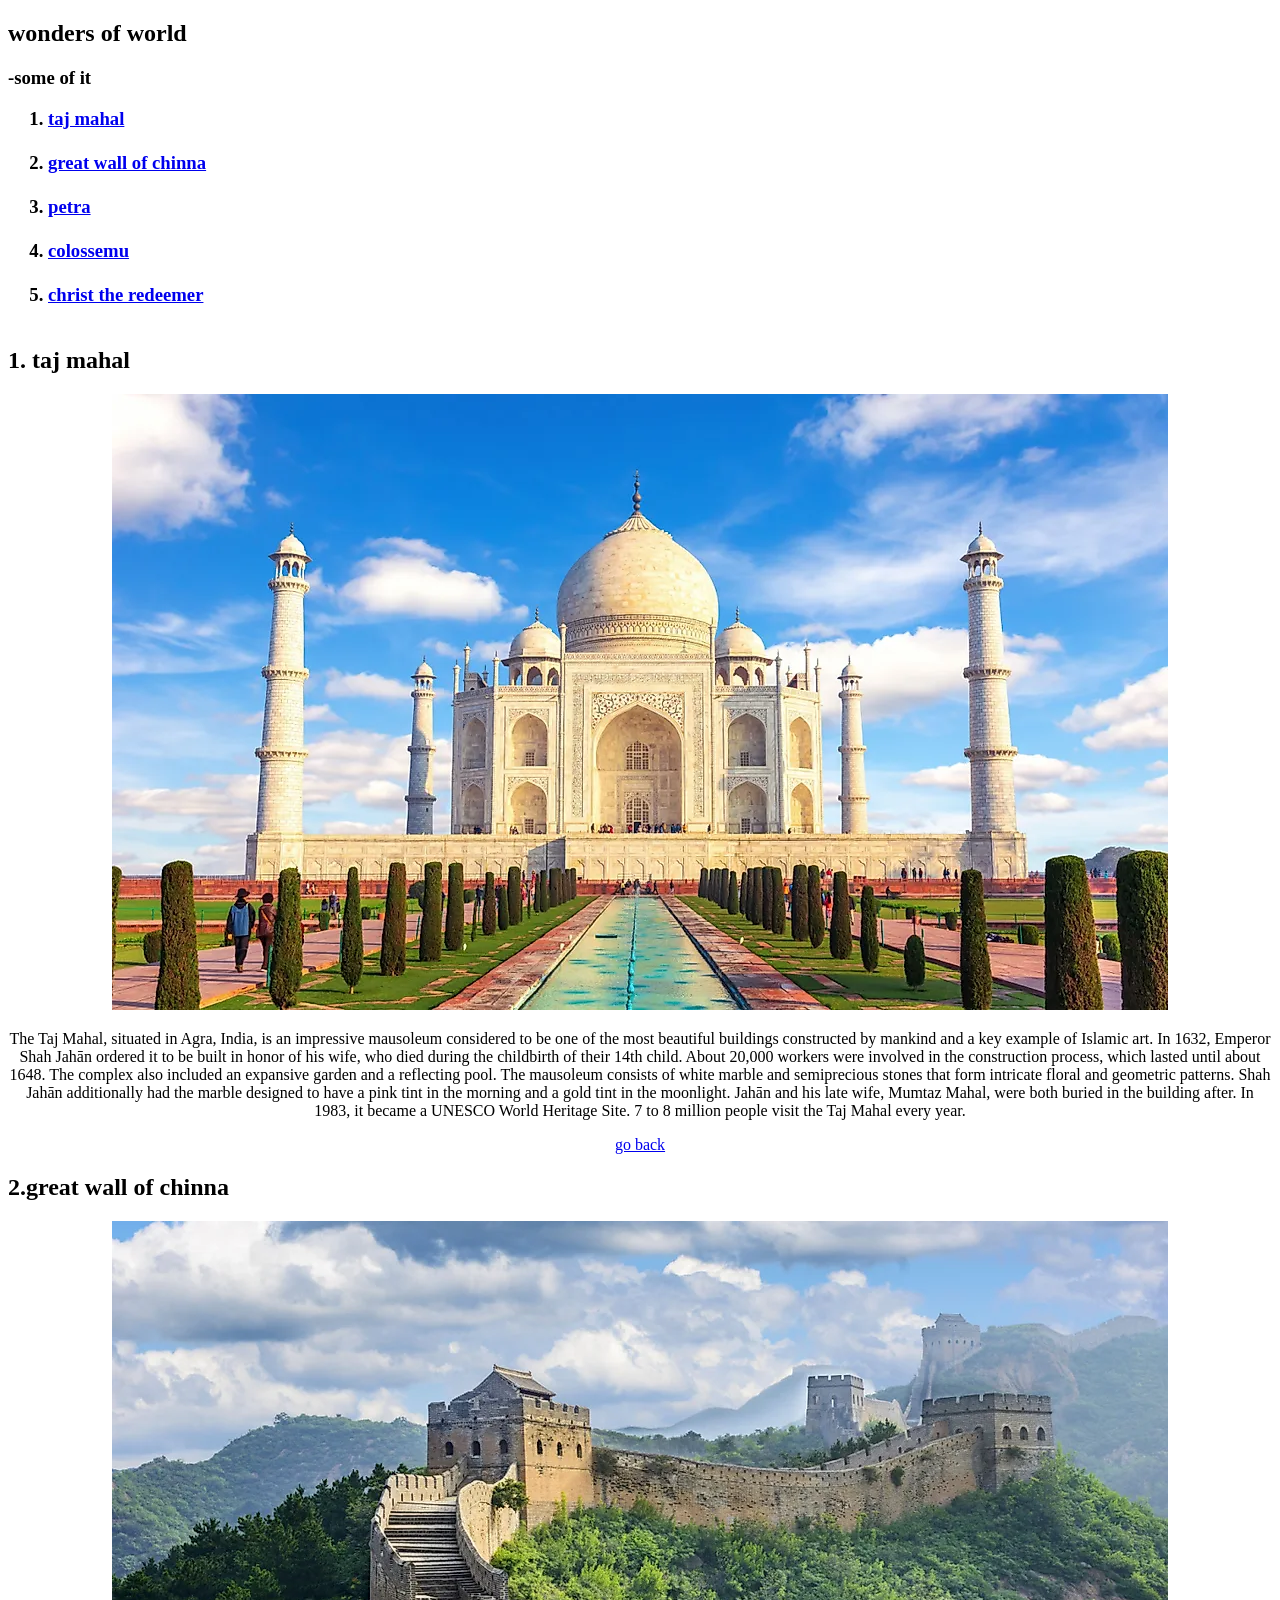
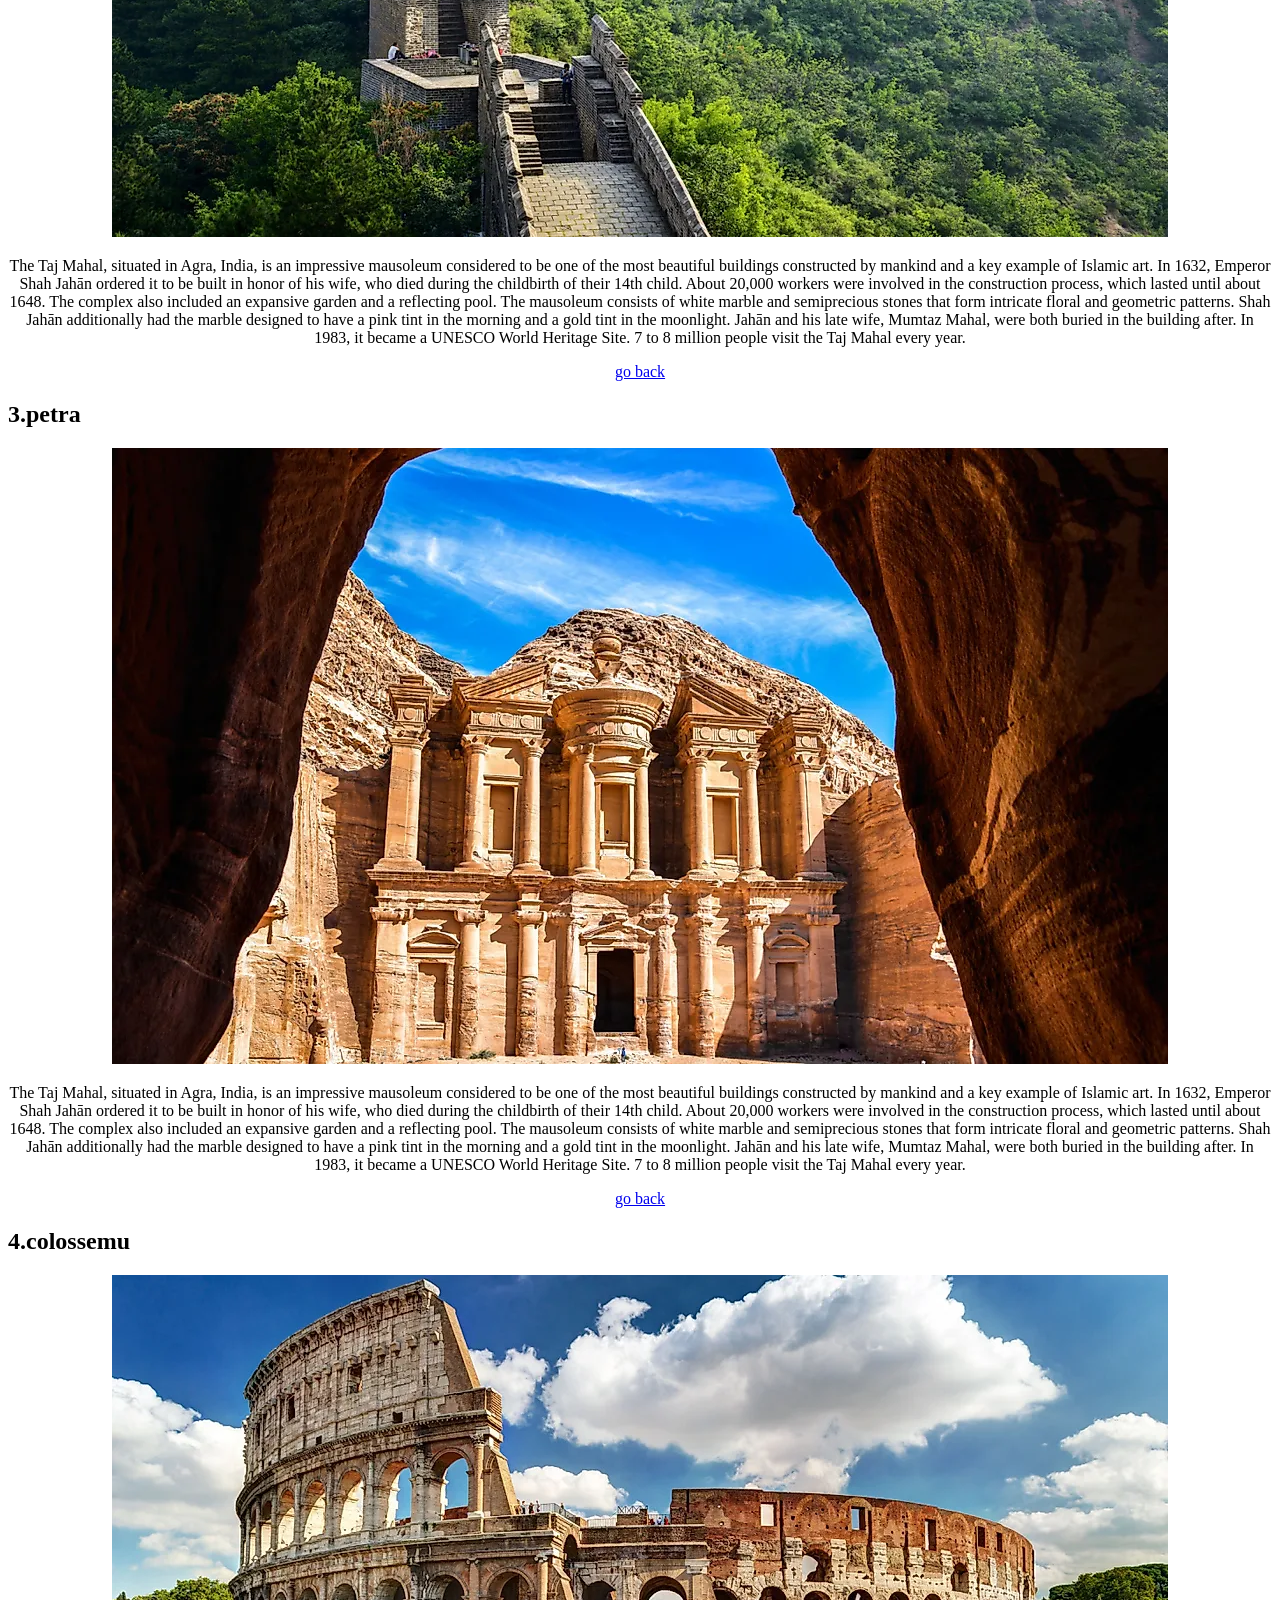
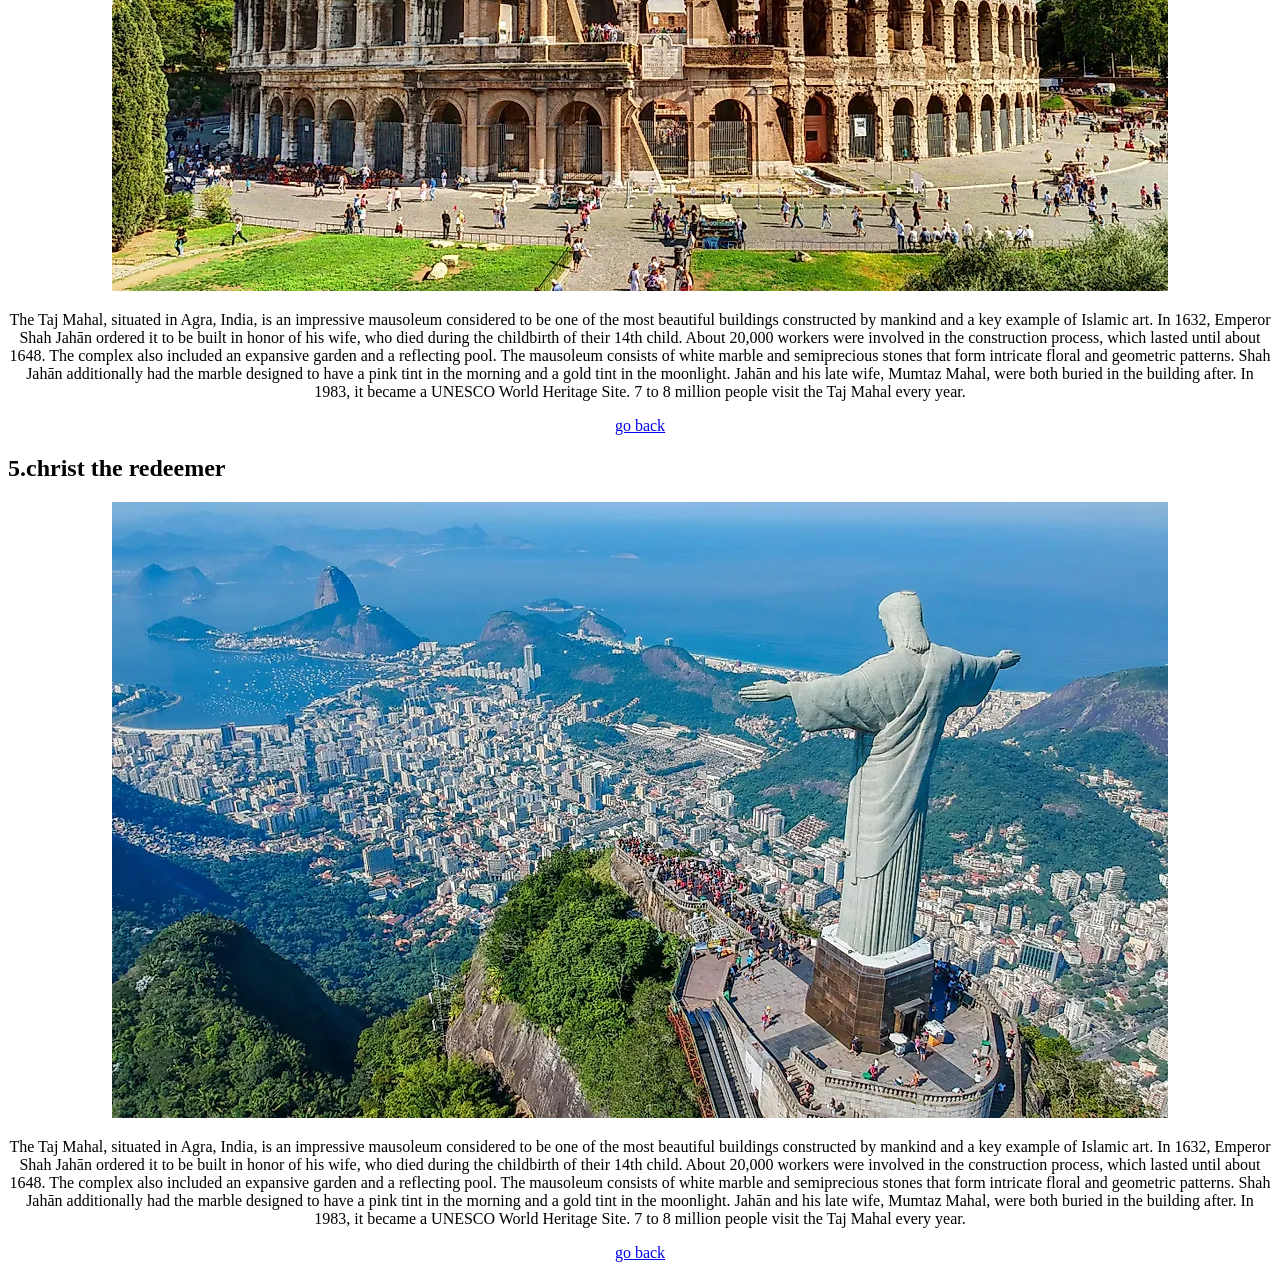
<file: index.html>
<!DOCTYPE html>
<html lang="en">
<head>
    <meta charset="UTF-8">
    <meta name="viewport" content="width=device-width, initial-scale=1.0">
    <title>Document</title>
</head>
<body>
    <section id="hp">
    <h1>wonders of world</h1>
    <h3>-some of it<h3>
    <ol>
        <li><a href="#taj">taj mahal</a></li> 
        <br>
        <li><a href="#great">great wall of chinna</a></li>
        <br>
        <li><a href="#petra">petra</a></li>
        <br>
        <li><a href="#colossemu">colossemu</a></li>
        <br>
        <li><a href="#christ">christ the redeemer</a></li>
        <br>
    </ol>
</section>

    <section id="taj">
        
            <h1>1. taj mahal</h1>
            <center>
            <img src="image.png" alt="taj mahal">
            <p>The Taj Mahal, situated in Agra, India, is an impressive mausoleum considered to be one of the most beautiful buildings constructed by mankind and a key example of Islamic art. In 1632, Emperor Shah Jahān ordered it to be built in honor of his wife, who died during the childbirth of their 14th child. About 20,000 workers were involved in the construction process, which lasted until about 1648. The complex also included an expansive garden and a reflecting pool. The mausoleum consists of white marble and semiprecious stones that form intricate floral and geometric patterns. Shah Jahān additionally had the marble designed to have a pink tint in the morning and a gold tint in the moonlight. Jahān and his late wife, Mumtaz Mahal, were both buried in the building after. In 1983, it became a UNESCO World Heritage Site. 7 to 8 million people visit the Taj Mahal every year.</p>
            <a href="#hp">go back</a>
            </center>
    
    </section>
    <section id="great">
        
            <h1>2.great wall of chinna</h1>
            <center>
            <img src="image copy.png" alt="taj mahal">
            <p>The Taj Mahal, situated in Agra, India, is an impressive mausoleum considered to be one of the most beautiful buildings constructed by mankind and a key example of Islamic art. In 1632, Emperor Shah Jahān ordered it to be built in honor of his wife, who died during the childbirth of their 14th child. About 20,000 workers were involved in the construction process, which lasted until about 1648. The complex also included an expansive garden and a reflecting pool. The mausoleum consists of white marble and semiprecious stones that form intricate floral and geometric patterns. Shah Jahān additionally had the marble designed to have a pink tint in the morning and a gold tint in the moonlight. Jahān and his late wife, Mumtaz Mahal, were both buried in the building after. In 1983, it became a UNESCO World Heritage Site. 7 to 8 million people visit the Taj Mahal every year.</p>
            <a href="#hp">go back</a>
            </center>
    
    </section>
    <section id="petra">
        
            <h1>3.petra</h1>
            <center>
            <img src="image copy 2.png" alt="taj mahal">
            <p>The Taj Mahal, situated in Agra, India, is an impressive mausoleum considered to be one of the most beautiful buildings constructed by mankind and a key example of Islamic art. In 1632, Emperor Shah Jahān ordered it to be built in honor of his wife, who died during the childbirth of their 14th child. About 20,000 workers were involved in the construction process, which lasted until about 1648. The complex also included an expansive garden and a reflecting pool. The mausoleum consists of white marble and semiprecious stones that form intricate floral and geometric patterns. Shah Jahān additionally had the marble designed to have a pink tint in the morning and a gold tint in the moonlight. Jahān and his late wife, Mumtaz Mahal, were both buried in the building after. In 1983, it became a UNESCO World Heritage Site. 7 to 8 million people visit the Taj Mahal every year.</p>
            <a href="#hp">go back</a>
            </center>
        
    </section>
    <section id="colossemu">
        
        <h1>4.colossemu</h1>
        <center>
        <img src="image copy 3.png" alt="taj mahal">
        <p>The Taj Mahal, situated in Agra, India, is an impressive mausoleum considered to be one of the most beautiful buildings constructed by mankind and a key example of Islamic art. In 1632, Emperor Shah Jahān ordered it to be built in honor of his wife, who died during the childbirth of their 14th child. About 20,000 workers were involved in the construction process, which lasted until about 1648. The complex also included an expansive garden and a reflecting pool. The mausoleum consists of white marble and semiprecious stones that form intricate floral and geometric patterns. Shah Jahān additionally had the marble designed to have a pink tint in the morning and a gold tint in the moonlight. Jahān and his late wife, Mumtaz Mahal, were both buried in the building after. In 1983, it became a UNESCO World Heritage Site. 7 to 8 million people visit the Taj Mahal every year.</p>
        <a href="#hp">go back</a>
        </center>
    
</section>
<section id="christ">
        
    <h1>5.christ the redeemer</h1>
    <center>
    <img src="image copy 4.png" alt="taj mahal">
    <p>The Taj Mahal, situated in Agra, India, is an impressive mausoleum considered to be one of the most beautiful buildings constructed by mankind and a key example of Islamic art. In 1632, Emperor Shah Jahān ordered it to be built in honor of his wife, who died during the childbirth of their 14th child. About 20,000 workers were involved in the construction process, which lasted until about 1648. The complex also included an expansive garden and a reflecting pool. The mausoleum consists of white marble and semiprecious stones that form intricate floral and geometric patterns. Shah Jahān additionally had the marble designed to have a pink tint in the morning and a gold tint in the moonlight. Jahān and his late wife, Mumtaz Mahal, were both buried in the building after. In 1983, it became a UNESCO World Heritage Site. 7 to 8 million people visit the Taj Mahal every year.</p>
    <a href="#hp">go back</a>
    </center>

</section>



</body>
</html>
</file>
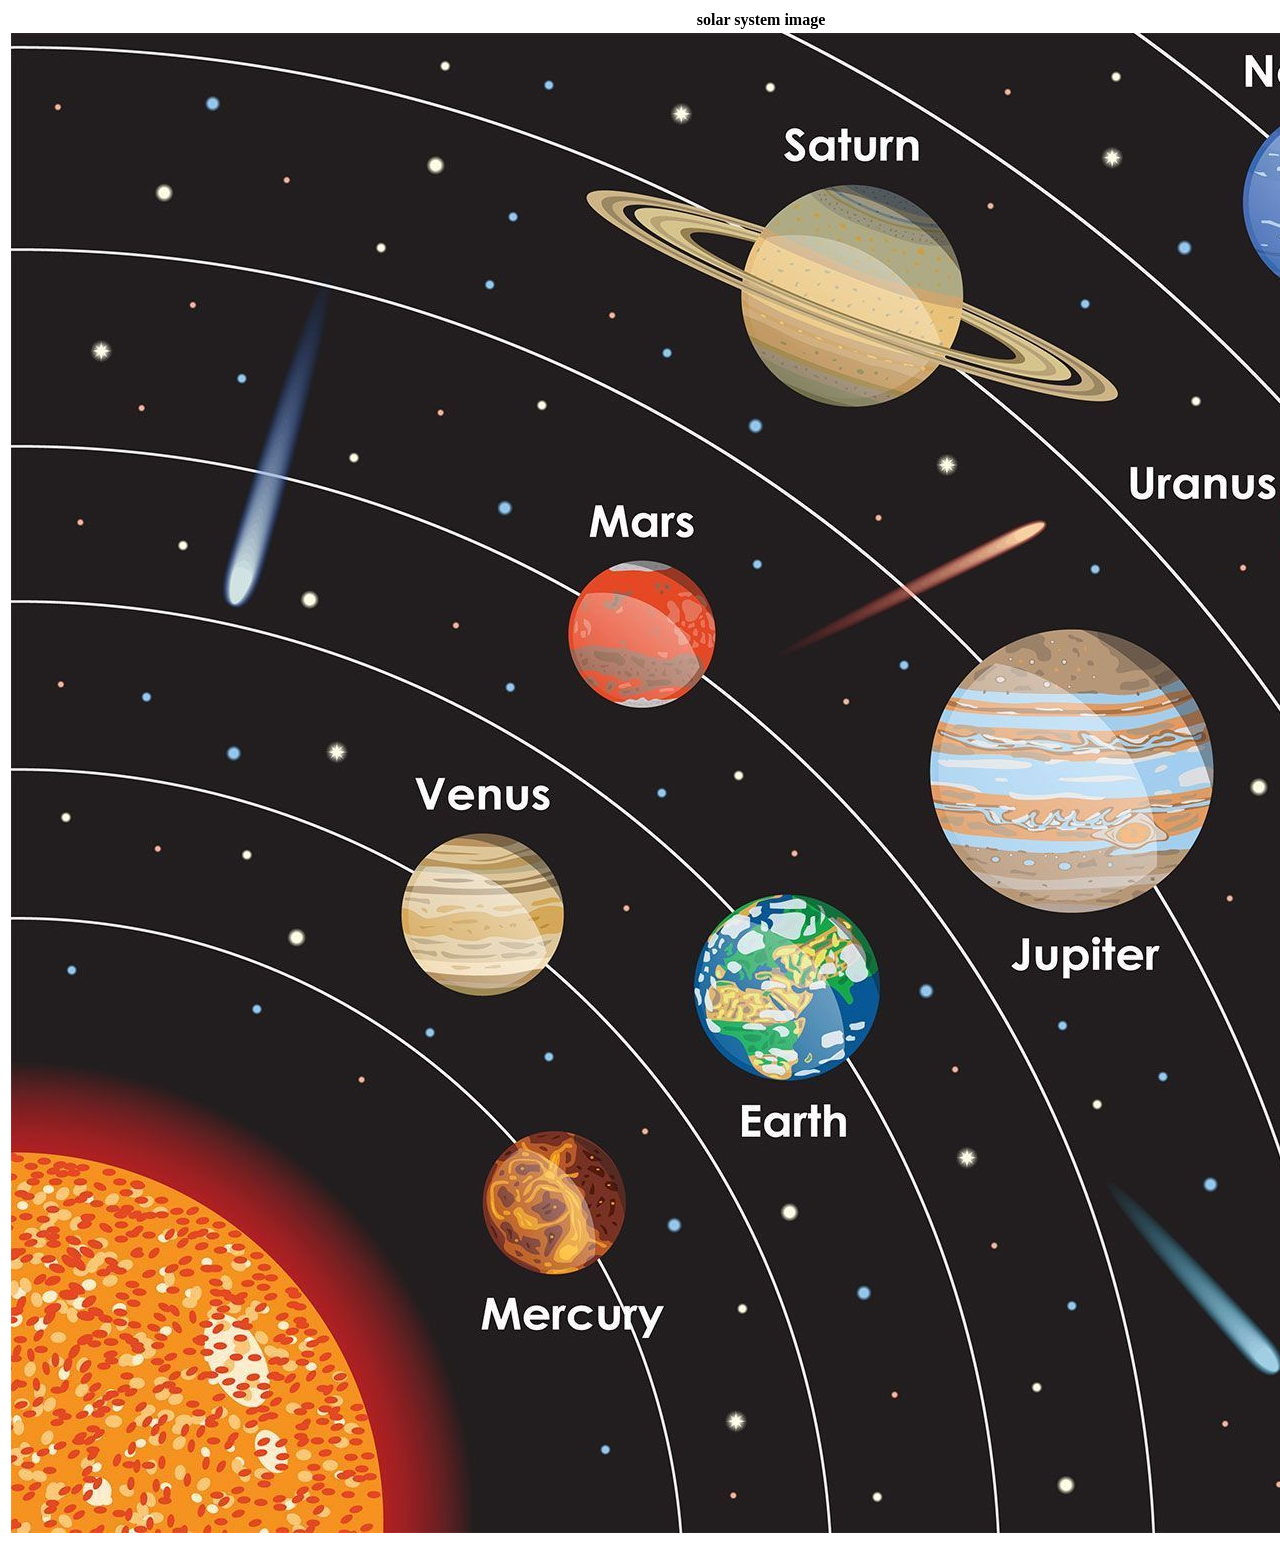
<file: 3rd task.html>
<!DOCTYPE html>
<html lang="en">
<head>
    <meta charset="UTF-8">
    <meta name="viewport" content="width=device-width, initial-scale=1.0">
    <title>Document</title>
   
</head>
<body>
    <center>
    <table border="0" width="100%">
        <tr>
          <th>solar system image </th>
          <th>about planets</th>
          
        </tr>
        <tr>
          <td> <section id="hp">
            <img src="image copy 5.png" usemap="#image-map">
            
            <map name="image-map">
                <area target="" alt="mercury" title="mercury" href="#mercury" coords="544,1153,94" shape="circle">
                <area target="" alt="earth" title="earth" href="planets.html" coords="777,959,105" shape="circle">
                <area target="" alt="venus" title="venus" href="#venus" coords="470,877,94" shape="circle">
                <area target="" alt="mars" title="mars" href="#mars" coords="633,580,108" shape="circle">
                <area target="" alt="jupiter" title="jupiter" href="#jupiter" coords="1060,735,145" shape="circle">
                <area target="" alt="saturn" title="saturn" href="#saturn" coords="858,218,293" shape="circle">
                <area target="" alt="uranus" title="uranus" href="#uranus" coords="1360,497,120" shape="circle">
                <area target="" alt="neptune" title="neptune" href="#neptune" coords="1331,154,131" shape="circle">
            </map>
            
            </section>
        </td>
        <td>
            <table border="6" width="100%">
            <thead>
                <tr>
                    <th>s.no</th>
                    <th>planets</th>
                    <th>size</th>
                </tr>
            </thead>
            <tbody>
                <td>1.</td>
                <td>earth</td>
                <td>123451</td>
            </tbody>
            <tbody>
                <td>2.</td>
                <td>mars</td>
                <td>123466</td>

            </tbody>
            <tbody>
                <td>3.</td>
                <td>jupiter</td>
                <td>123466</td>
            </tbody>
            <tbody>
                <td>4.</td>
                <td>venus</td>
                <td>12360</td>
            </tbody>
            <tbody>
                <td>5.</td>
                <td>uranus</td>
                <td>123460</td>
            </tbody>
            <tbody>
                <td>6.</td>
                <td>neptune</td>
                <td>123479</td>
            </tbody>
            <tbody>
                <td>7.</td>
                <td>mercury</td>
                <td>123470</td>
            </tbody>
            <tbody>
                <td>8.</td>
                <td>saturn</td>
                <td>12349</td>
            </tbody>
        
            </table>
        </td>
    
        </tr>
       
      </table>
    </center>
      
</body>
</html>
</file>
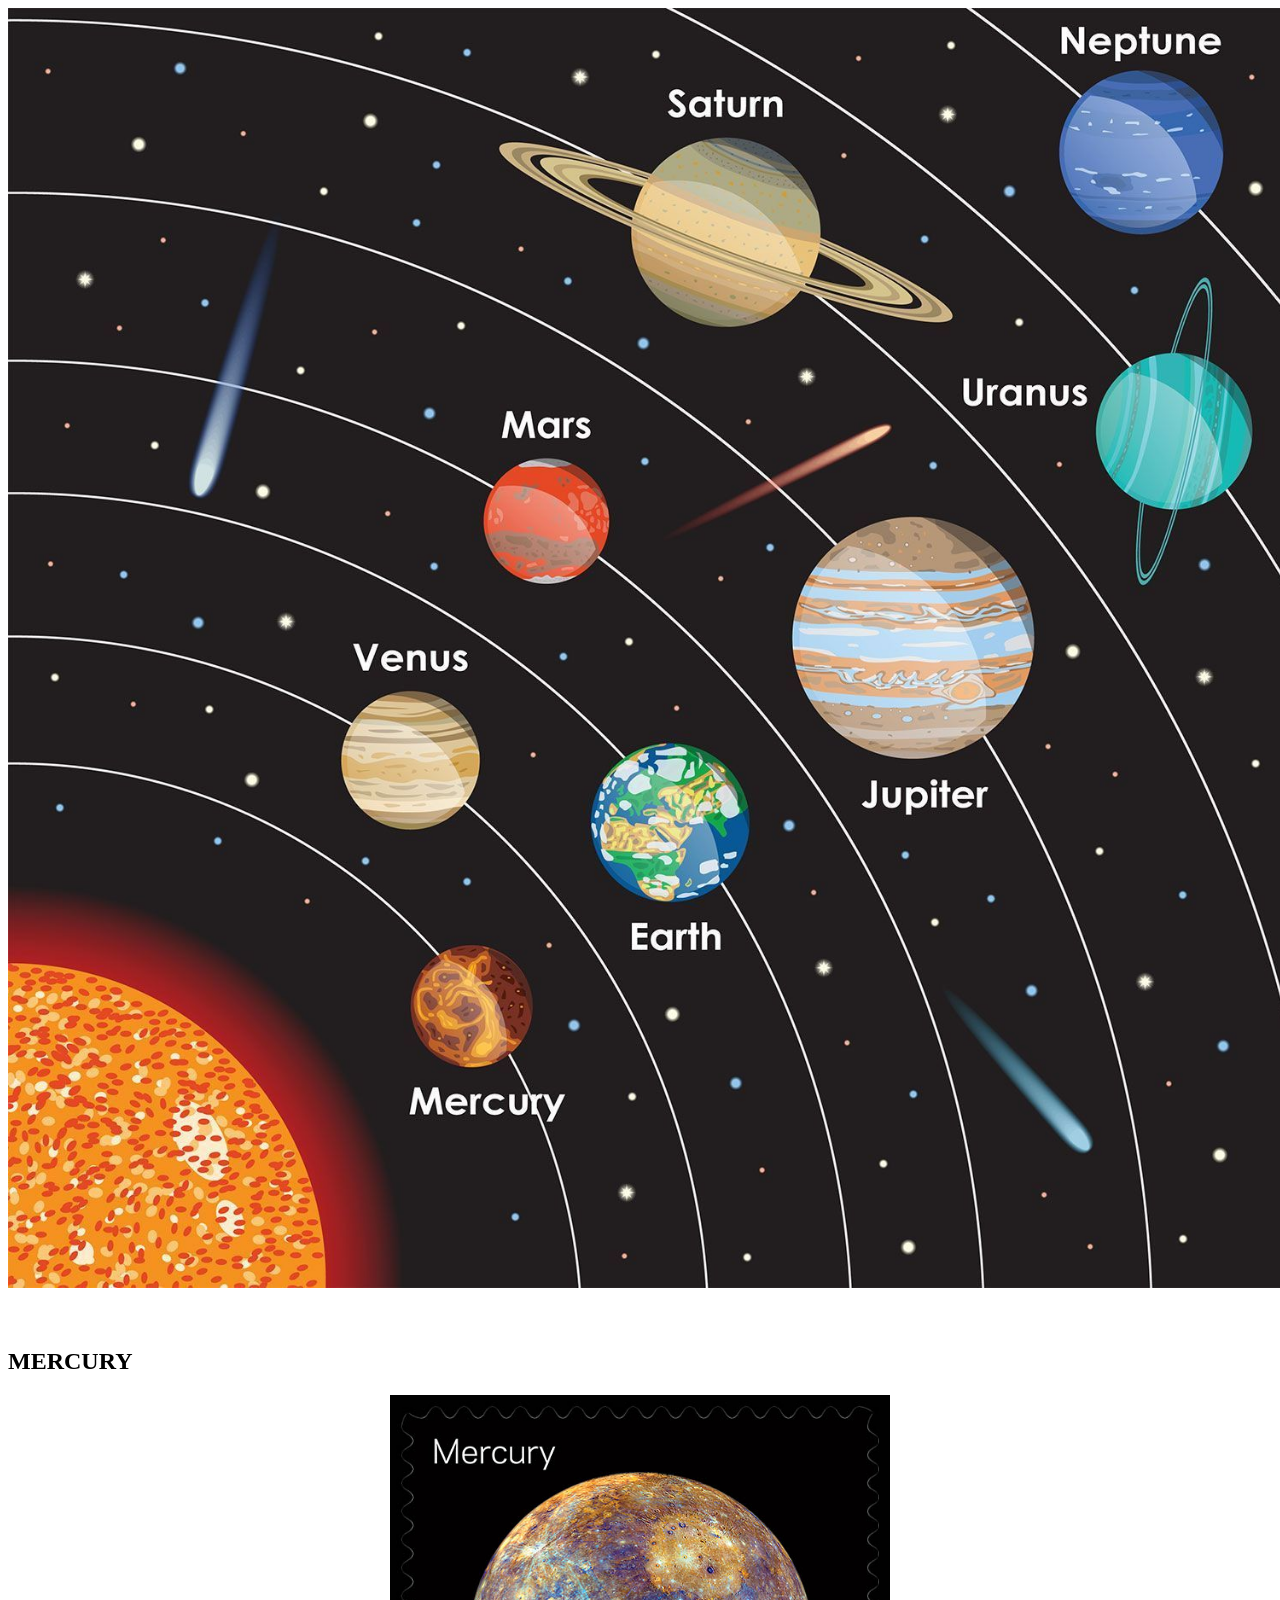
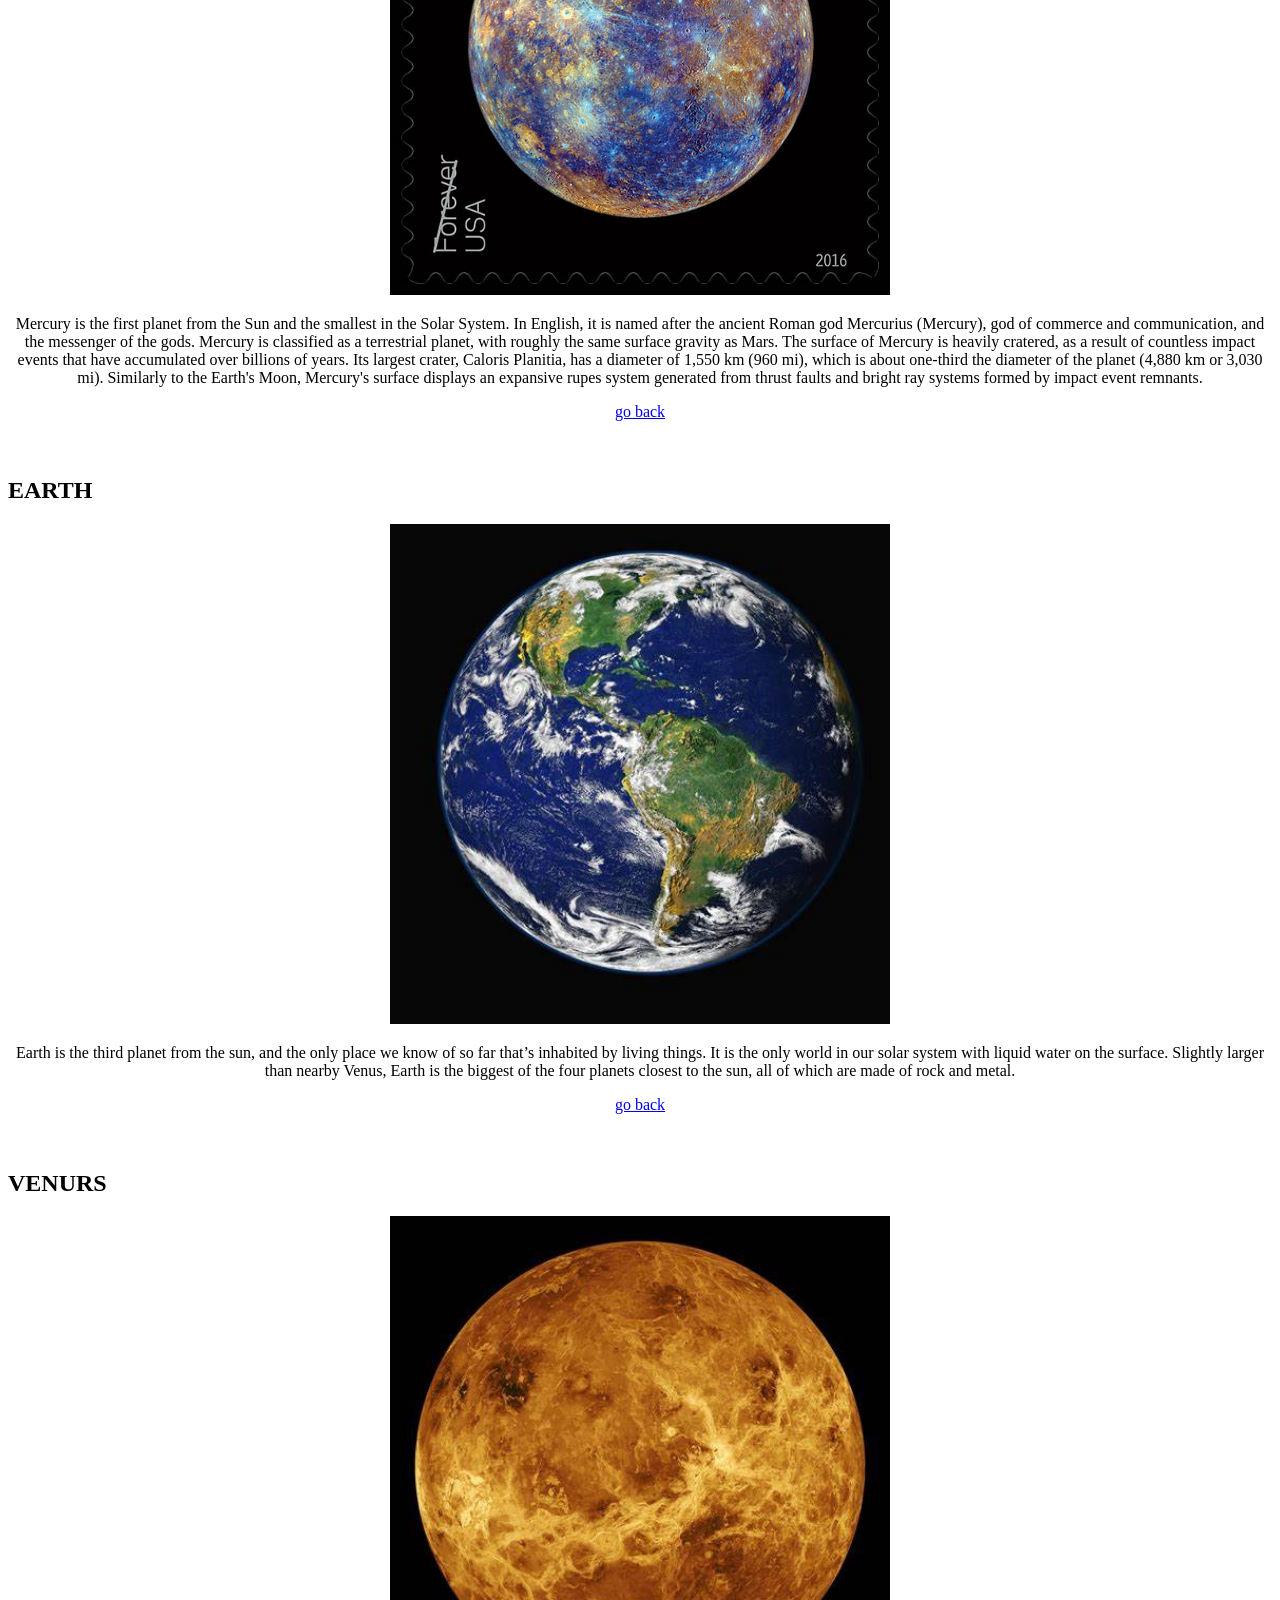
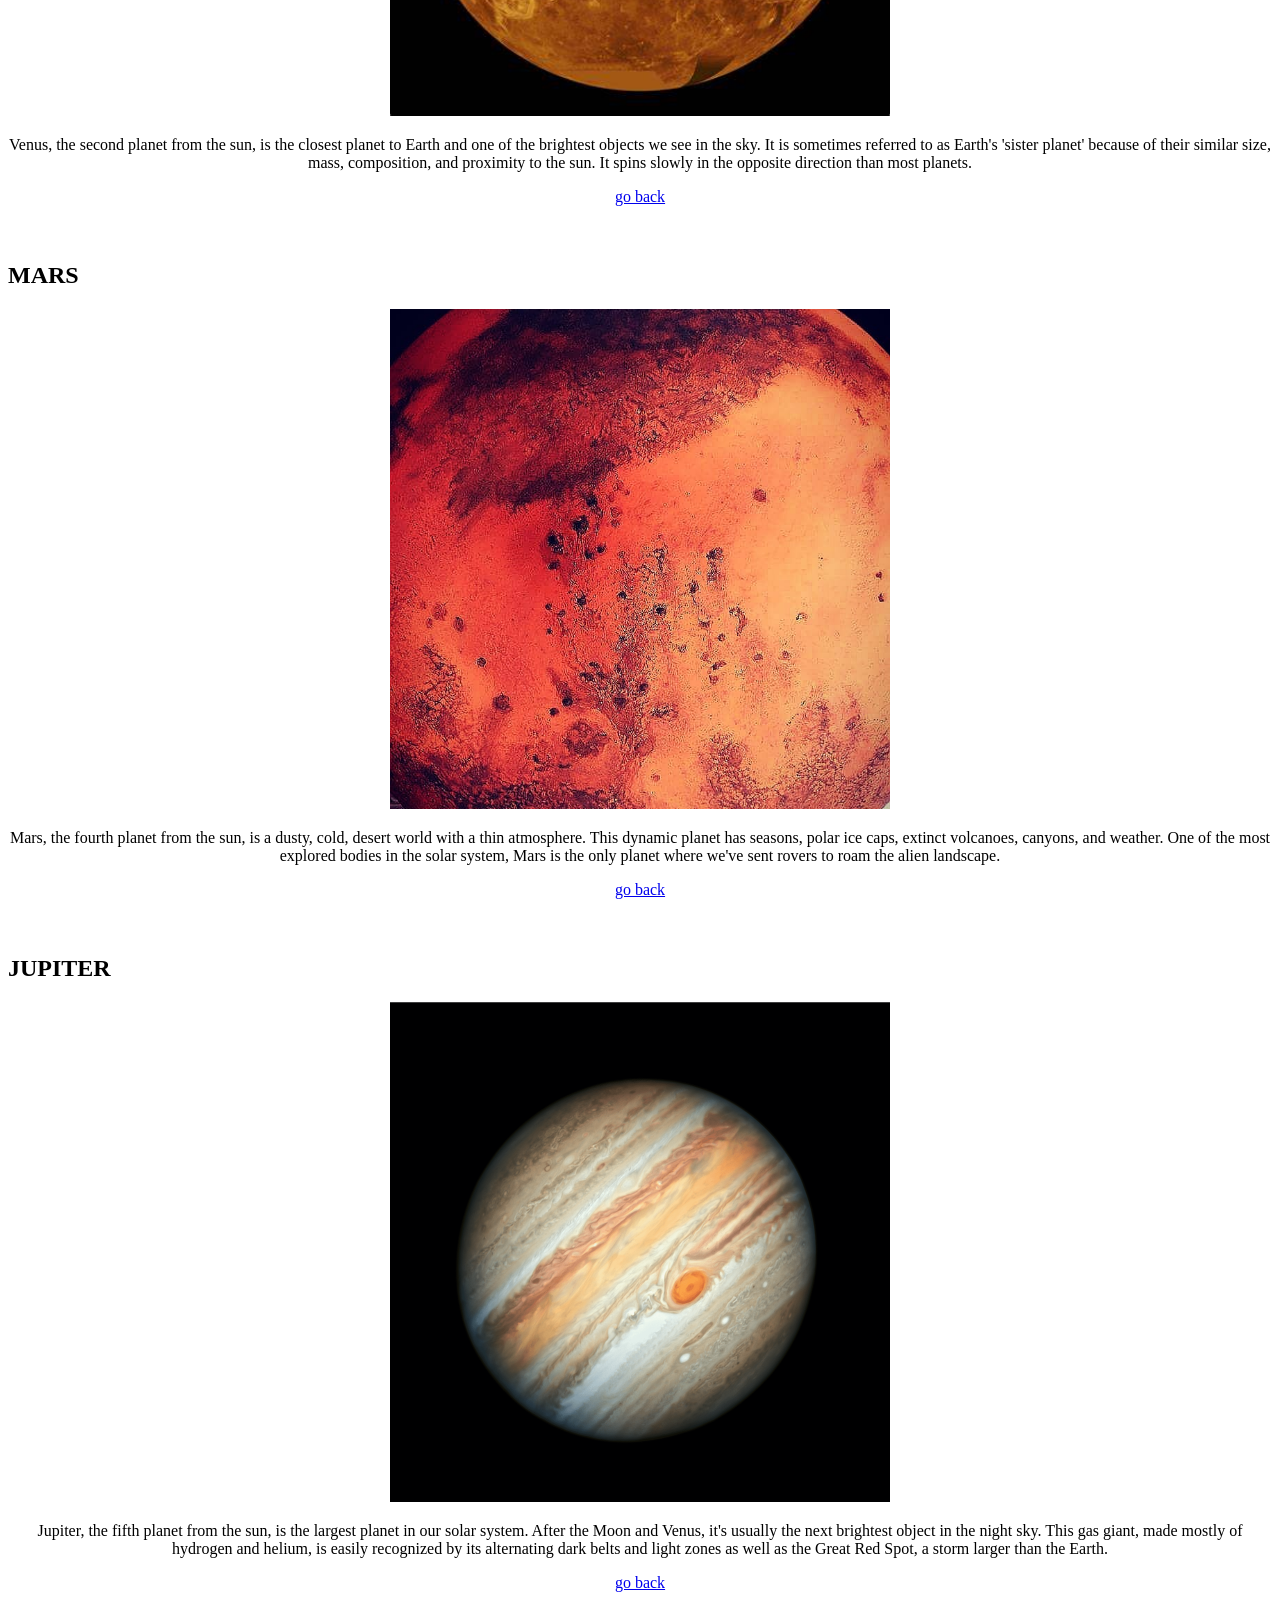
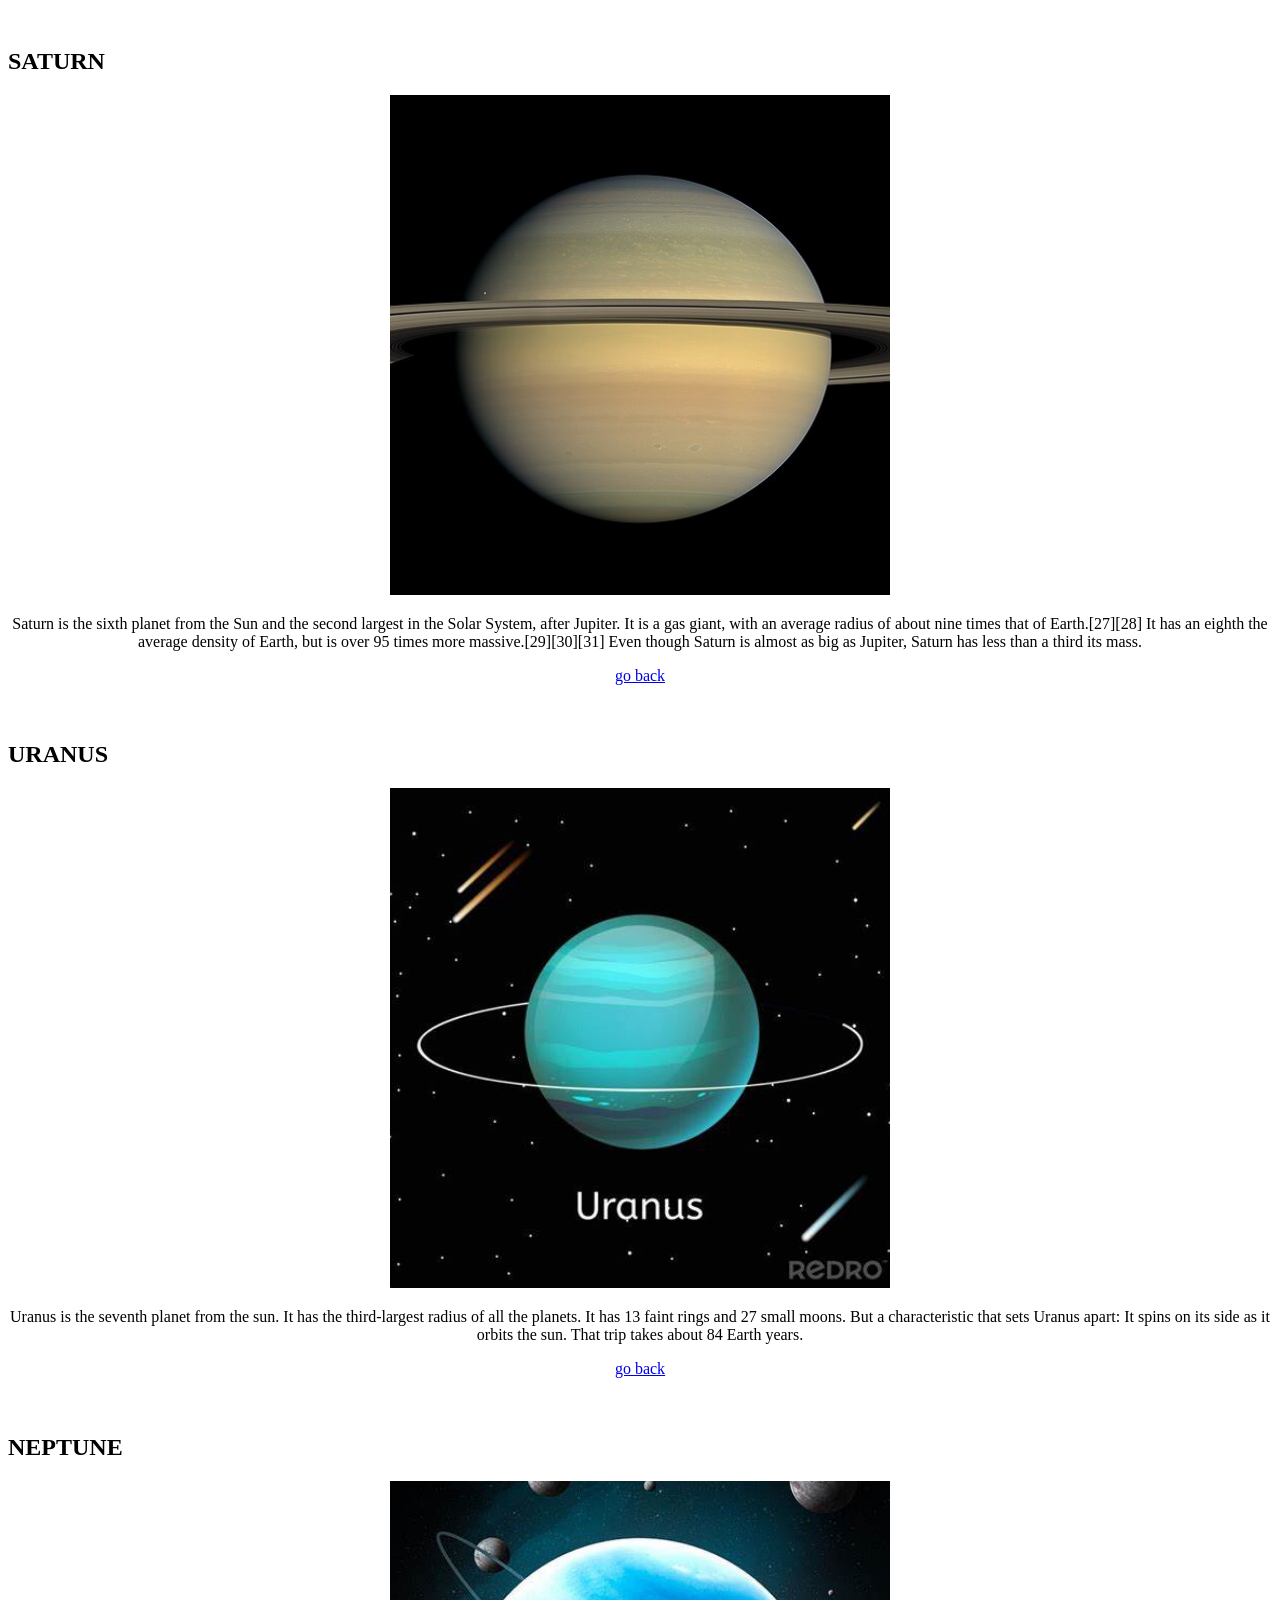
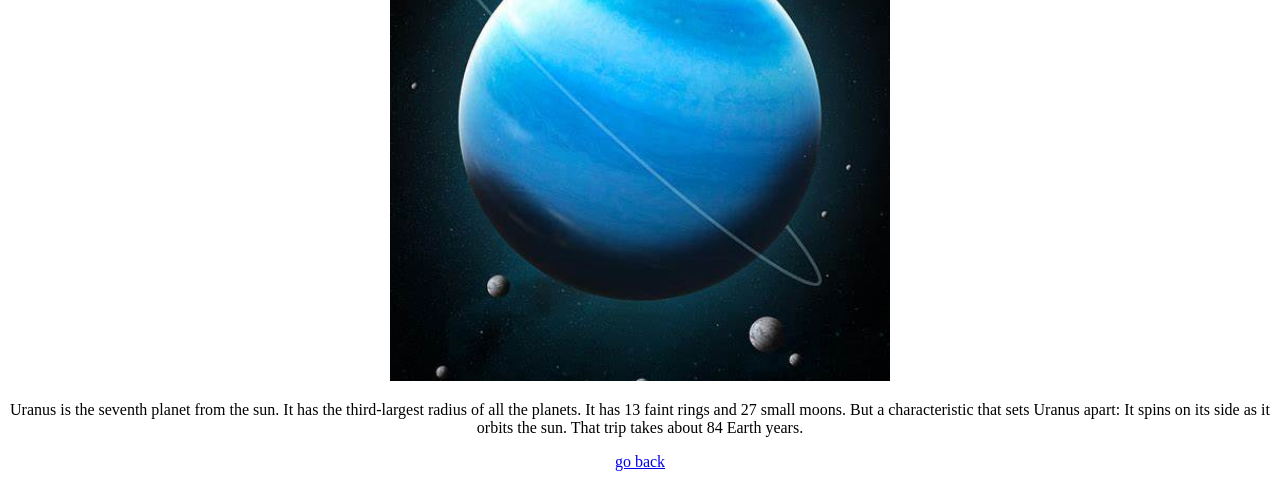
<file: cordinates.html>
<!DOCTYPE html>
<html lang="en">
<head>
    <meta charset="UTF-8">
    <meta name="viewport" content="width=device-width, initial-scale=1.0">
    <title>Document</title>
    <style>
        img {
            width: 500px;
            height: 500px;
            object-fit: cover;
        }
        img[src="image copy 5.png"] {
            width: 100vw;
            height: auto;
        }
    </style>
</head>
<body>

    <!-- Image Map Generated by http://www.image-map.net/ -->
     <section id="hp">
<img src="image copy 5.png" usemap="#image-map">

<map name="image-map">
    <area target="" alt="mercury" title="mercury" href="#mercury" coords="544,1153,94" shape="circle">
    <area target="" alt="earth" title="earth" href="#" coords="777,959,105" shape="circle">
    <area target="" alt="venus" title="venus" href="#venus" coords="470,877,94" shape="circle">
    <area target="" alt="mars" title="mars" href="#mars" coords="633,580,108" shape="circle">
    <area target="" alt="jupiter" title="jupiter" href="#jupiter" coords="1060,735,145" shape="circle">
    <area target="" alt="saturn" title="saturn" href="#saturn" coords="858,218,293" shape="circle">
    <area target="" alt="uranus" title="uranus" href="#uranus" coords="1360,497,120" shape="circle">
    <area target="" alt="neptune" title="neptune" href="#neptune" coords="1331,154,131" shape="circle">
</map>

</section>
<br>
<br>
<section id="mercury">
        
    <h1>MERCURY</h1>
    <center>
    <img src="image copy 6.png" alt="mercury">
    <p>Mercury is the first planet from the Sun and the smallest in the Solar System. In English, it is named after the ancient Roman god Mercurius (Mercury), god of commerce and communication, and the messenger of the gods. Mercury is classified as a terrestrial planet, with roughly the same surface gravity as Mars. The surface of Mercury is heavily cratered, as a result of countless impact events that have accumulated over billions of years. Its largest crater, Caloris Planitia, has a diameter of 1,550 km (960 mi), which is about one-third the diameter of the planet (4,880 km or 3,030 mi). Similarly to the Earth's Moon, Mercury's surface displays an expansive rupes system generated from thrust faults and bright ray systems formed by impact event remnants.</p>
    <a href="#hp">go back</a>
    </center>

</section>
<br>
<br>
<section id="earth">
        
    <h1>EARTH</h1>
    <center>
    <img src="image copy 7.png" alt="earth">
    <P>Earth is the third planet from the sun, and the only place we know of so far that’s inhabited by living things. It is the only world in our solar system with liquid water on the surface. Slightly larger than nearby Venus, Earth is the biggest of the four planets closest to the sun, all of which are made of rock and metal.</P>
    <a href="#hp">go back</a>
</center>

</section>
<br>
<br>


<section id="venus">
        
    <h1>VENURS</h1>
    <center>
    <img src="image copy 8.png" alt="venurs">
    <p>Venus, the second planet from the sun, is the closest planet to Earth and one of the brightest objects we see in the sky. It is sometimes referred to as Earth's 'sister planet' because of their similar size, mass, composition, and proximity to the sun. It spins slowly in the opposite direction than most planets.</p>
    <a href="#hp">go back</a>
</center>

</section>
<br>
<br>


<section id="mars">
        
    <h1>MARS</h1>
    <center>
    <img src="image copy 9.png" alt="mars">
    <p>Mars, the fourth planet from the sun, is a dusty, cold, desert world with a thin atmosphere. This dynamic planet has seasons, polar ice caps, extinct volcanoes, canyons, and weather. One of the most explored bodies in the solar system, Mars is the only planet where we've sent rovers to roam the alien landscape.</p>
    <a href="#hp">go back</a>
    </center>

</section>
<br>
<br>


<section id="jupiter">
        
    <h1>JUPITER</h1>
    <center>
    <img src="image copy 10.png" alt="jupiter">
    <P>Jupiter, the fifth planet from the sun, is the largest planet in our solar system. After the Moon and Venus, it's usually the next brightest object in the night sky. This gas giant, made mostly of hydrogen and helium, is easily recognized by its alternating dark belts and light zones as well as the Great Red Spot, a storm larger than the Earth.</P>
    <a href="#hp">go back</a>
    </center>

</section> 
<br>
<br>


<section id="saturn">
        
    <h1>SATURN</h1>
    <center>
    <img src="image copy 11.png" alt="saturn">
    <p>Saturn is the sixth planet from the Sun and the second largest in the Solar System, after Jupiter. It is a gas giant, with an average radius of about nine times that of Earth.[27][28] It has an eighth the average density of Earth, but is over 95 times more massive.[29][30][31] Even though Saturn is almost as big as Jupiter, Saturn has less than a third its mass.</p>
    <a href="#hp">go back</a>
    </center>

</section> 
<br>
<br>

<section id="uranus">
        
    <h1>URANUS</h1>
    <center>
    <img src="image copy 12.png" alt="uranus">
    <P>Uranus is the seventh planet from the sun. It has the third-largest radius of all the planets. It has 13 faint rings and 27 small moons. But a characteristic that sets Uranus apart: It spins on its side as it orbits the sun. That trip takes about 84 Earth years.</P>
    <a href="#hp">go back</a>
    </center>

</section> 
<br>
<br>
<section id="neptune">
    <h1>NEPTUNE</h1>
    <center>
    <img src="image copy 13.png" alt="neptune">
    <P>Uranus is the seventh planet from the sun. It has the third-largest radius of all the planets. It has 13 faint rings and 27 small moons. But a characteristic that sets Uranus apart: It spins on its side as it orbits the sun. That trip takes about 84 Earth years.</P>
    <a href="#hp">go back</a>
    </center>

</section> 
</body>
</html>
</file>
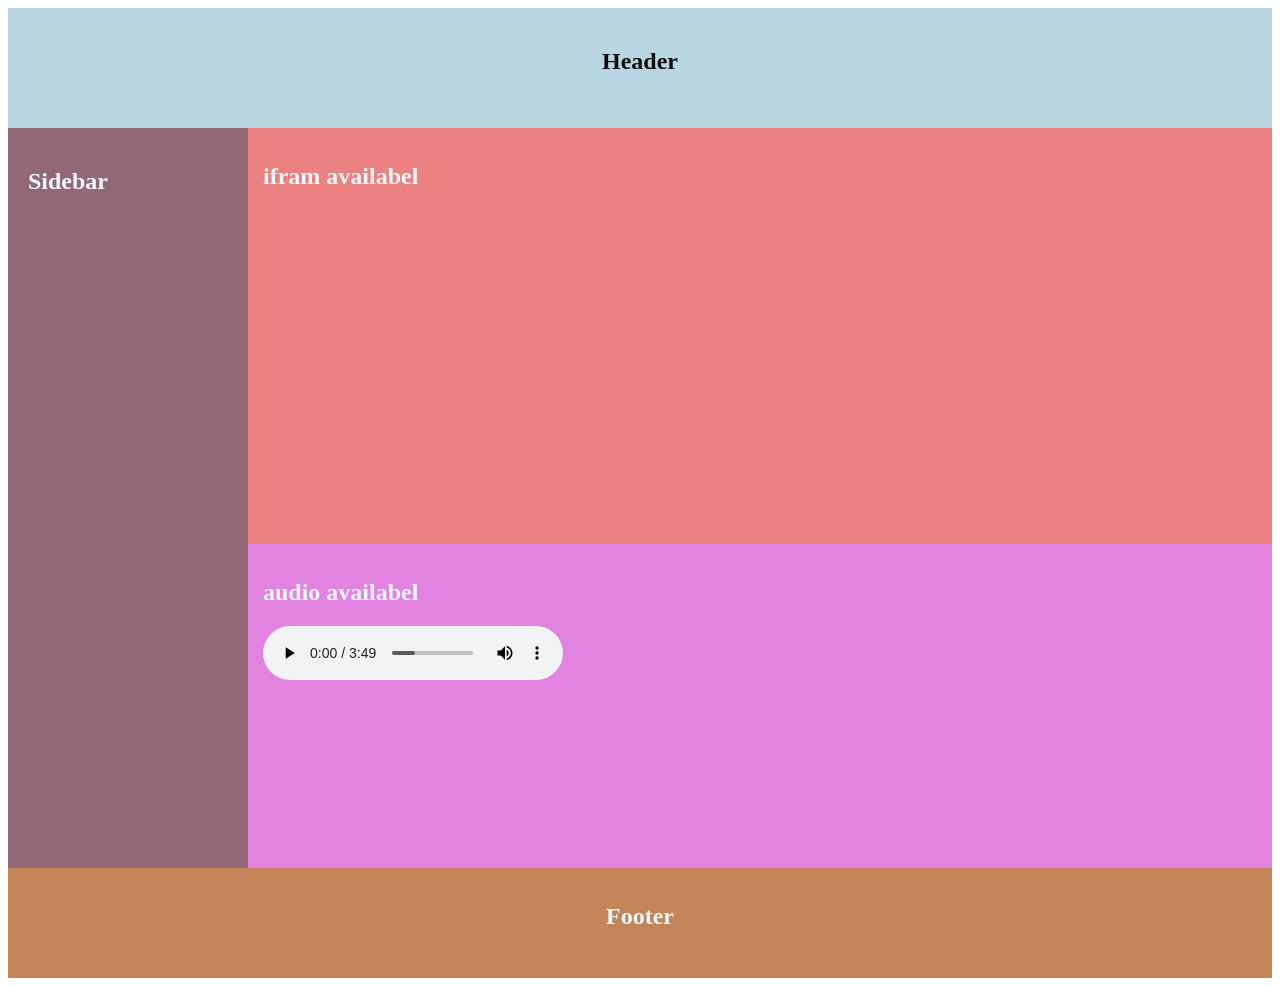
<file: demo5.html>
<!DOCTYPE html>
<html lang="en">
<head>
  <meta charset="UTF-8">
  <title>Layout</title>
</head>
<body>

  <div style="background-color: rgb(185, 215, 226); padding: 20px; text-align: center; height: 80px;">
    <h2 style="color: rgb(12, 12, 12);">Header</h2>
    
  </div>

  <div style="display: flex; height: calc(100vh - 160px);">

    <div style="background-color: rgb(147, 104, 118); width: 200px; padding: 20px;">
      <h2 style="color: aliceblue;">Sidebar</h2>
      
    </div>

    <div style="flex: 1; display: flex; flex-direction: column;">

      <div style="flex: 1; background-color: rgb(236, 129, 129); padding: 15px;">
        <h2 style="color: aliceblue;">ifram availabel</h2>
        <center>
            <iframe width="560" height="315" src="https://www.youtube.com/embed/f491j0yUTRY?si=xZ4N7EERbVa9acNB" title="YouTube video player" frameborder="0" allow="accelerometer; autoplay; clipboard-write; encrypted-media; gyroscope; picture-in-picture; web-share" referrerpolicy="strict-origin-when-cross-origin" allowfullscreen></iframe>
        </center>

      </div>

      <div style="flex: 1; background-color: rgb(226, 130, 225); padding: 15px;">
        <h2 style="color: aliceblue;"> audio availabel</h2>
        <audio controls>
            <source src ="Thani Oruvan - Masstamilan.mp3"type="audio/mpeg">
            Your browser does not support the audio tag
        </audio>
      </div>

    </div>
  </div>

  <div style="background-color: rgb(195, 132, 87); text-align: center; padding: 15px; height: 80px;">
    <h2 style="color: aliceblue;">Footer</h2>
  </div>

</body>
</html>
</file>
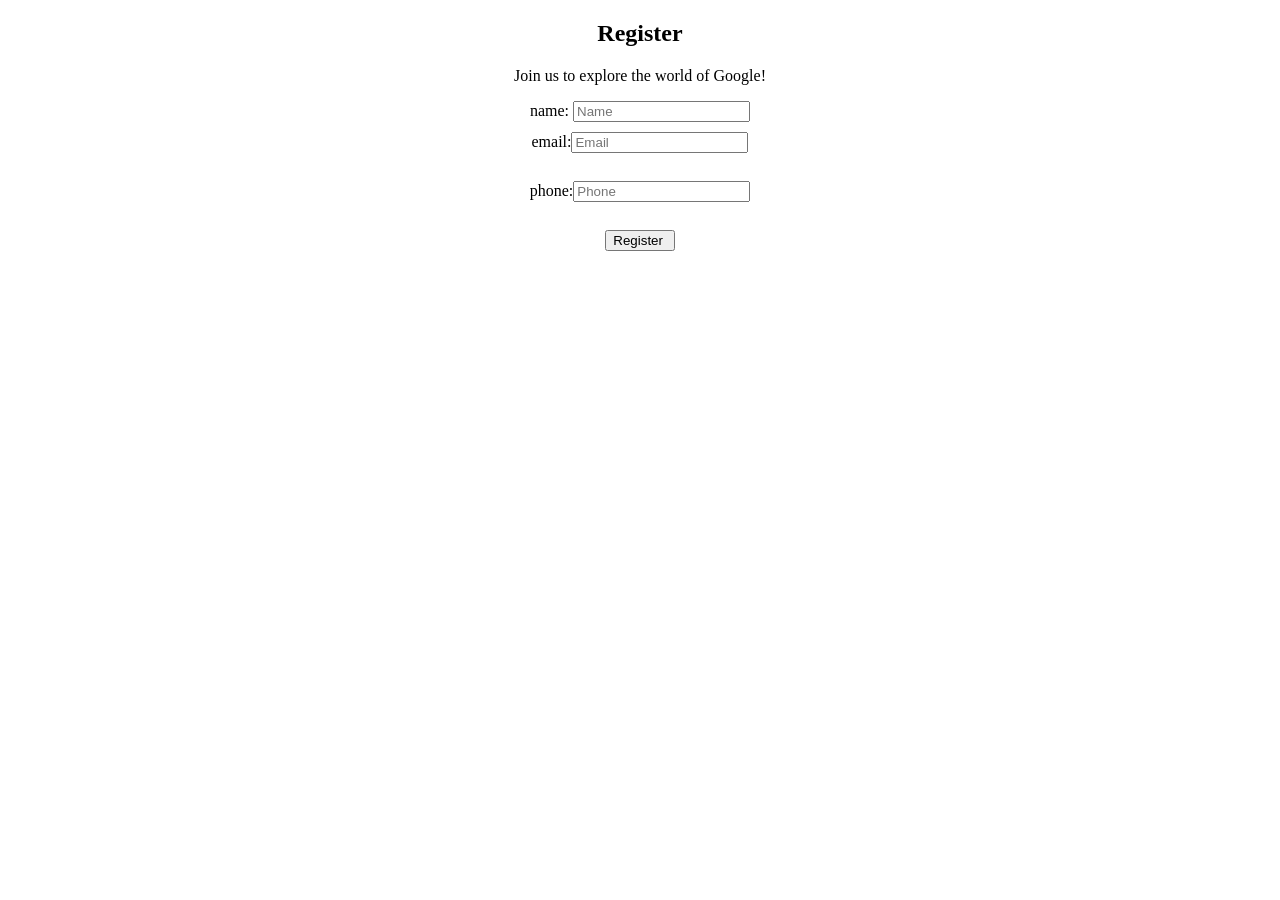
<file: new form.html>
<!DOCTYPE html>
<html lang="en">
<head>
    <meta charset="UTF-8">
    <meta name="viewport" content="width=device-width, initial-scale=1.0">
    <title>Document</title>
    <style>
     #result, #result1 {
      font-weight: bold;
      margin-left: 8px;
    }
    input {
      margin-bottom: 10px;
    }

    </style>
    <script>
      
        function validateForm() {
     
            var name = document.getElementById("name").value;
            var email = document.getElementById("email").value;
            var phone = document.getElementById("phone").value;

            if(name == "" || email == "" || phone == ""){
                alert("Please fill all the fields.");
                return false;
            } else {
                alert("Registration successful!");
                return true;
            }
        }

         function checkEmail() {
            var email = document.getElementById("email").value;
            var resultDiv = document.getElementById("result");

            var emailRegex = /^[^\s@]+@[^\s@]+\.[^\s@]+$/;

            if (emailRegex.test(email)) {
                resultDiv.innerHTML = "Valid email address.";
                resultDiv.style.color = "green";
            } else {
                resultDiv.innerHTML = "Invalid email address.";
                resultDiv.style.color = "red";
            }
        }
        function checkPhone(){
            var phone = document.getElementById("phone").value;
            var resultDiv1 = document.getElementById("result1");

            var phoneRegex = /^\d{10}$/; 

            if (phoneRegex.test(phone)) {
                resultDiv1.innerHTML = "Valid phone number.";
                resultDiv1.style.color = "green";
            } else {
                resultDiv1.innerHTML = "Invalid phone number.";
                resultDiv1.style.color = "red";
            }
        }
            
    </script>
</head>
<body>
    
        <center>
          <h2>Register</h2>
          <p>Join us to explore the world of Google!</p>
          <form id="content" onsubmit="return validateForm()">
            name: <input type="text" placeholder="Name" id="name" ><br>
        
            email:<input type="email" placeholder="Email" id="email" oninput="checkEmail()"  > <div id="result"></div><br>
        
            phone:<input type="tel" placeholder="Phone" id="phone"oninput="checkPhone()" ><div id="result1"></div><br>
            
         <input type="submit" value="Register " >
          </form>
        </center>
  
</body>
</html>
</file>
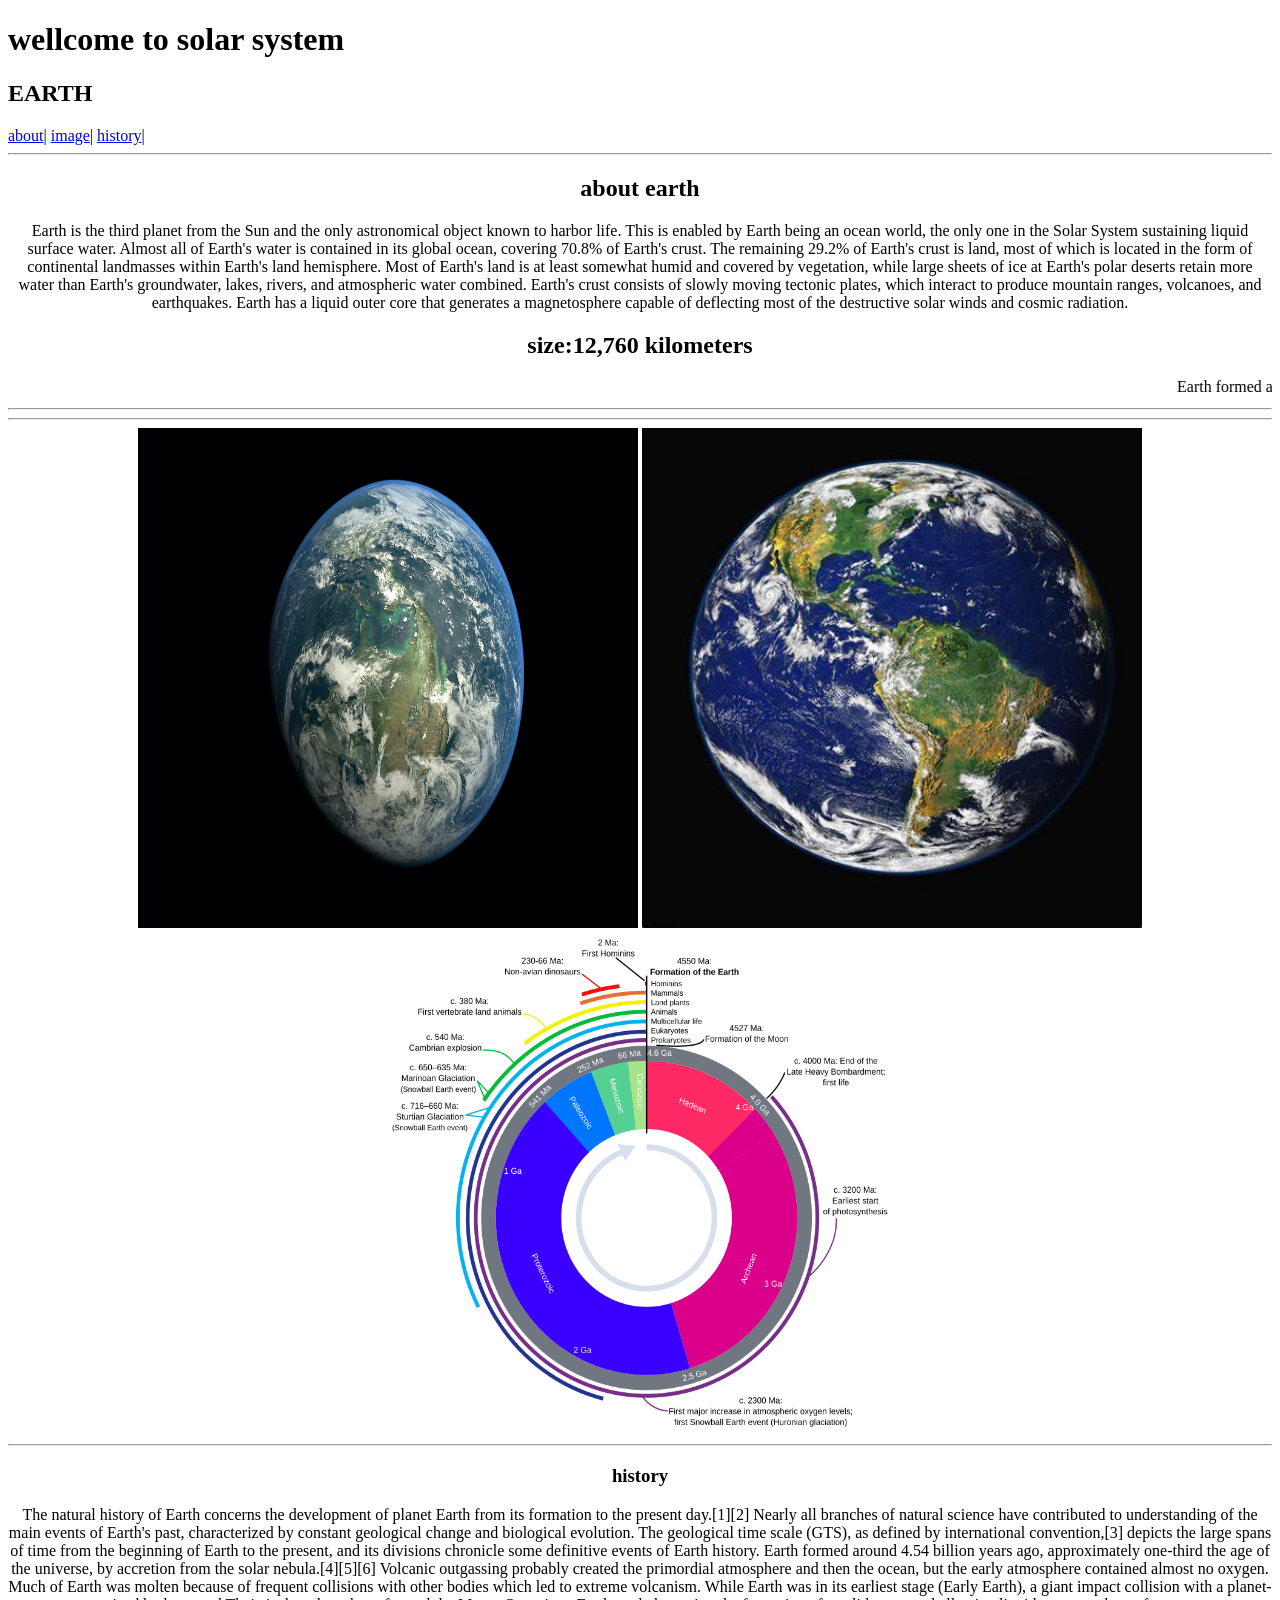
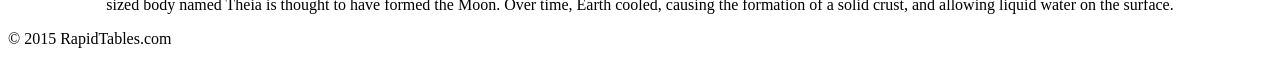
<file: planets.html>
<!DOCTYPE html>
<html lang="en">
<head>
    <meta charset="UTF-8">
    <meta name="viewport" content="width=device-width, initial-scale=1.0">
    <title>Document</title>
    <style>
        ul {
          list-style-type: none;
           margin: 0;
          padding: 0;
            }
        img{
            width: 500px;
            height: 500px;
        }
    </style>
</head>
<body>
    <h1> wellcome to solar system</h1>
    <h2>EARTH</h2>
    <nav>
        <ul>
        
          <li>
            <a href="#about">about</a>|
            <a href="#image">image</a>|
            <a href="#history">history</a>|
         </li>
        </ul>
        
    </nav>
    <hr>
    <section id="about">
        <center>
            <h2> about earth</h2>
            <p>Earth is the third planet from the Sun and the only astronomical object known to harbor life. This is enabled by Earth being an ocean world, the only one in the Solar System sustaining liquid surface water. Almost all of Earth's water is contained in its global ocean, covering 70.8% of Earth's crust. The remaining 29.2% of Earth's crust is land, most of which is located in the form of continental landmasses within Earth's land hemisphere. Most of Earth's land is at least somewhat humid and covered by vegetation, while large sheets of ice at Earth's polar deserts retain more water than Earth's groundwater, lakes, rivers, and atmospheric water combined. Earth's crust consists of slowly moving tectonic plates, which interact to produce mountain ranges, volcanoes, and earthquakes. Earth has a liquid outer core that generates a magnetosphere capable of deflecting most of the destructive solar winds and cosmic radiation.</p>
         <h2>size:12,760 kilometers</h2>
         <marquee behavior="scroll" direction="left" scrollamount="5">
            Earth formed around 4.54 billion years ago, approximately one-third the age of the universe!
        </marquee>
        </center>
        <hr><hr>
    </section>
    <section id="image">
        <center>
            <img src="image copy 14.png" alt="earth">
            <img src="image copy 7.png" alt="earth">
            <img src="image copy 15.png" alt="earth">

        </center>

    </section>
    <hr>
    <section id="history">
        <center>
            <h3>history</h3>
            <p>The natural history of Earth concerns the development of planet Earth from its formation to the present day.[1][2] Nearly all branches of natural science have contributed to understanding of the main events of Earth's past, characterized by constant geological change and biological evolution.

                The geological time scale (GTS), as defined by international convention,[3] depicts the large spans of time from the beginning of Earth to the present, and its divisions chronicle some definitive events of Earth history. Earth formed around 4.54 billion years ago, approximately one-third the age of the universe, by accretion from the solar nebula.[4][5][6] Volcanic outgassing probably created the primordial atmosphere and then the ocean, but the early atmosphere contained almost no oxygen. Much of Earth was molten because of frequent collisions with other bodies which led to extreme volcanism. While Earth was in its earliest stage (Early Earth), a giant impact collision with a planet-sized body named Theia is thought to have formed the Moon. Over time, Earth cooled, causing the formation of a solid crust, and allowing liquid water on the surface.</p>
        </center>
        <p>&copy; 2015 RapidTables.com</p>
    </section>


</body>
</html>
</file>
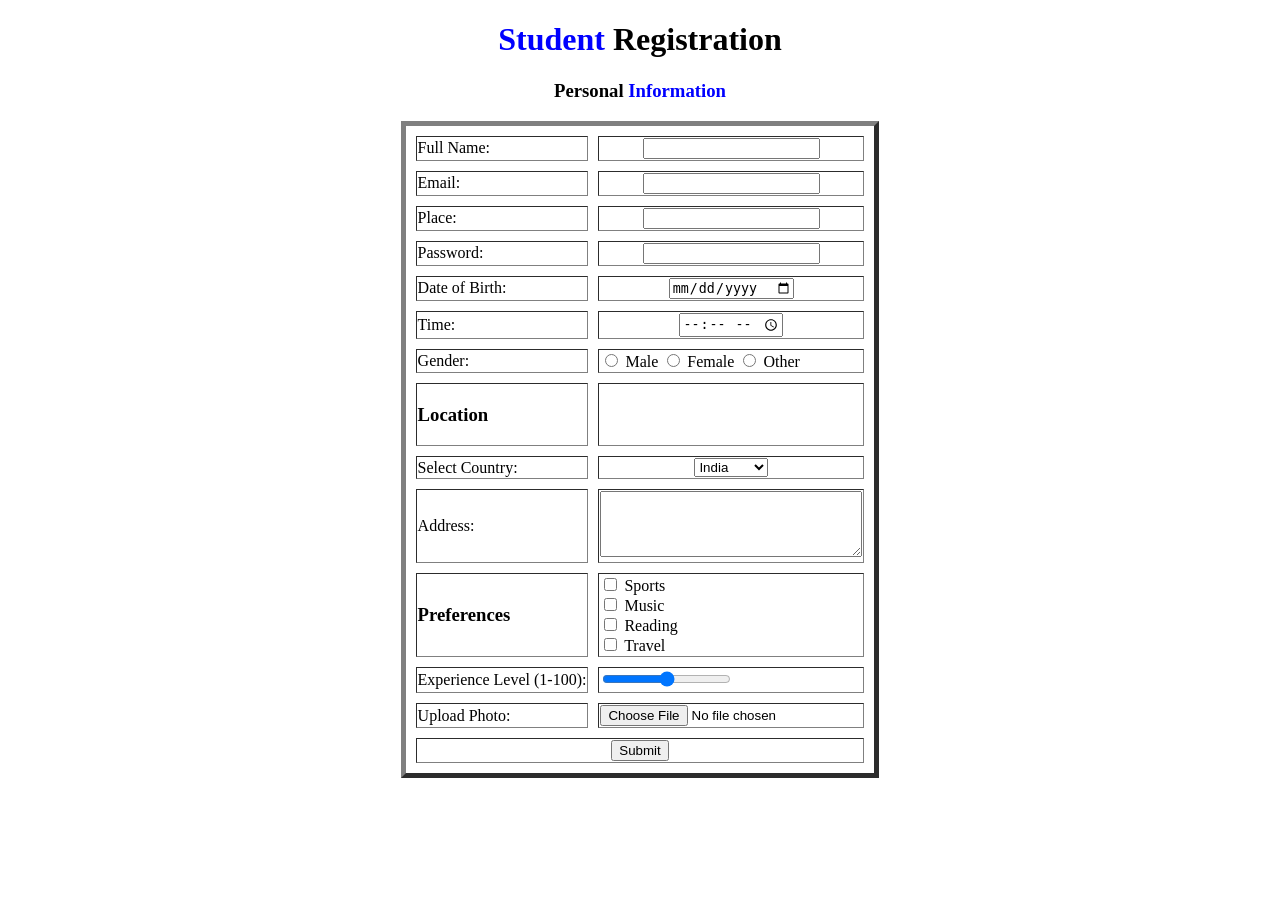
<file: task 4&5.html>
<!DOCTYPE html>
<html lang="en">
<head>
    <meta charset="UTF-8">
    <meta name="viewport" content="width=device-width, initial-scale=1.0">
    <title>Document</title>
    <style>
        .highlight {
                color: blue;
                font-weight: bold;
        }
    </style>
</head>
<body>
    <center>
        <h1><span class="highlight">Student</span> Registration</h1>
        <h3>Personal <span class="highlight">Information</span></h3>
    </center>
    
    <center>
    <form>
        <table border="5" cellpading=""10 cellspacing="10">
            <tr>
                <td><label for="name">Full Name:</label></td>
            
                <td>
                 <center>
                    <input type="text" id="name" name="name">
                </center>
                </td>
            
            </tr>
            <tr>
                <td><label for="email">Email:</label></td>
                <td>
                    <center><input type="email" id="email" name="email"></center></td>
            </tr>
            <tr>
                <td><label for="place">Place:</label></td>
                <td><center><input type="text" id="place" name="place"></center></td>
            </tr>
            <tr>
                <td><label for="password">Password:</label></td>
                <td><center><input type="password" id="password" name="password"></center></td>
            </tr>
            <tr>
                <td><label for="dob">Date of Birth:</label></td>
                <td><center><input type="date" id="dob" name="dob"></center></td>
            </tr>
            <tr>
                <td><label for="time">Time:</label></td>
                <td><center><input type="time" id="time" name="time"></center></td>
            </tr>
            <tr>
                <td>Gender:</td>
                <td>
                    <input type="radio" id="male" name="gender" value="male">
                    <label for="male">Male</label>
                    <input type="radio" id="female" name="gender" value="female">
                    <label for="female">Female</label>
                    <input type="radio" id="other" name="gender" value="other">
                    <label for="other">Other</label>
                </td>
            </tr>
            <tr>
                <td><h3>Location</h3></td>
                <td></td>
            </tr>
            <tr>
                <td><label for="country">Select Country:</label></td>
                <td> <center>
                    <select id="country" name="country">
                        <option value="india">India</option>
                        <option value="uk">UK</option>
                        <option value="usa">USA</option>
                        <option value="pakistan">Pakistan</option>
                    </select>
                </center>
                    
                </td>
            </tr>
            <tr>
                <td><label for="address">Address:</label></td>
                <td><center><textarea id="address" name="address" rows="4" cols="30"></textarea></center></td>
            </tr>
            <tr>
                <td><h3>Preferences</h3></td>
            
            
                <td colspan="2">
                    <input type="checkbox" id="sports" name="preferences" value="Sports">
                    <label for="sports">Sports</label><br>
                    <input type="checkbox" id="music" name="preferences" value="Music">
                    <label for="music">Music</label><br>
                    <input type="checkbox" id="reading" name="preferences" value="Reading">
                    <label for="reading">Reading</label><br>
                    <input type="checkbox" id="traveling" name="preferences" value="Travel">
                    <label for="traveling">Travel</label><br>
                </td>
            </tr>
            <tr>
                <td><label for="experience">Experience Level (1-100):</label></td>
                <td><input type="range" id="experience" name="experience" min="1" max="100"></td>
            </tr>
            <tr>
                <td><label for="photo">Upload Photo:</label></td>
                <td><input type="file" id="photo" name="photo"></td>
            </tr>
            <tr>
                <td colspan="2" style="text-align:center;">
                   <center><input type="submit" value="Submit"></center> 
                </td>
            </tr>
        </table>
    </form>
</center>
</body>
</html>
</file>
